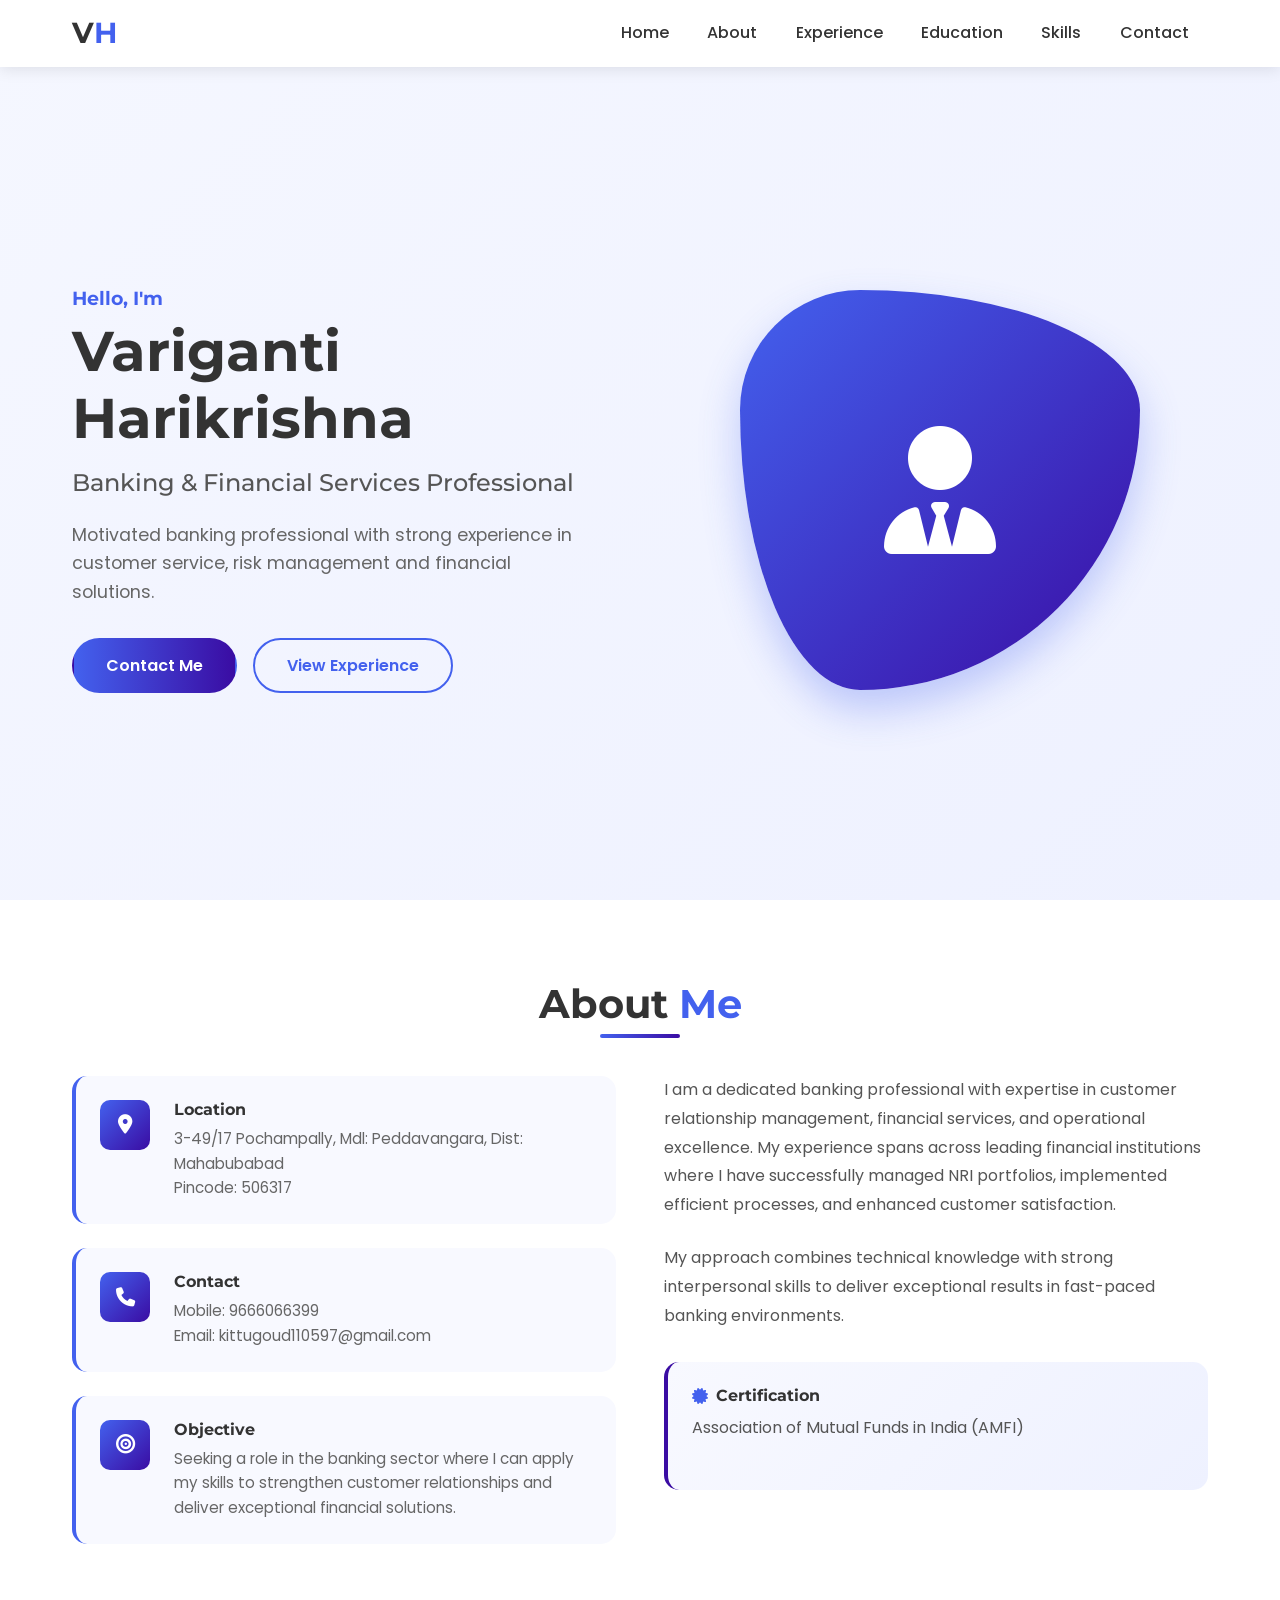
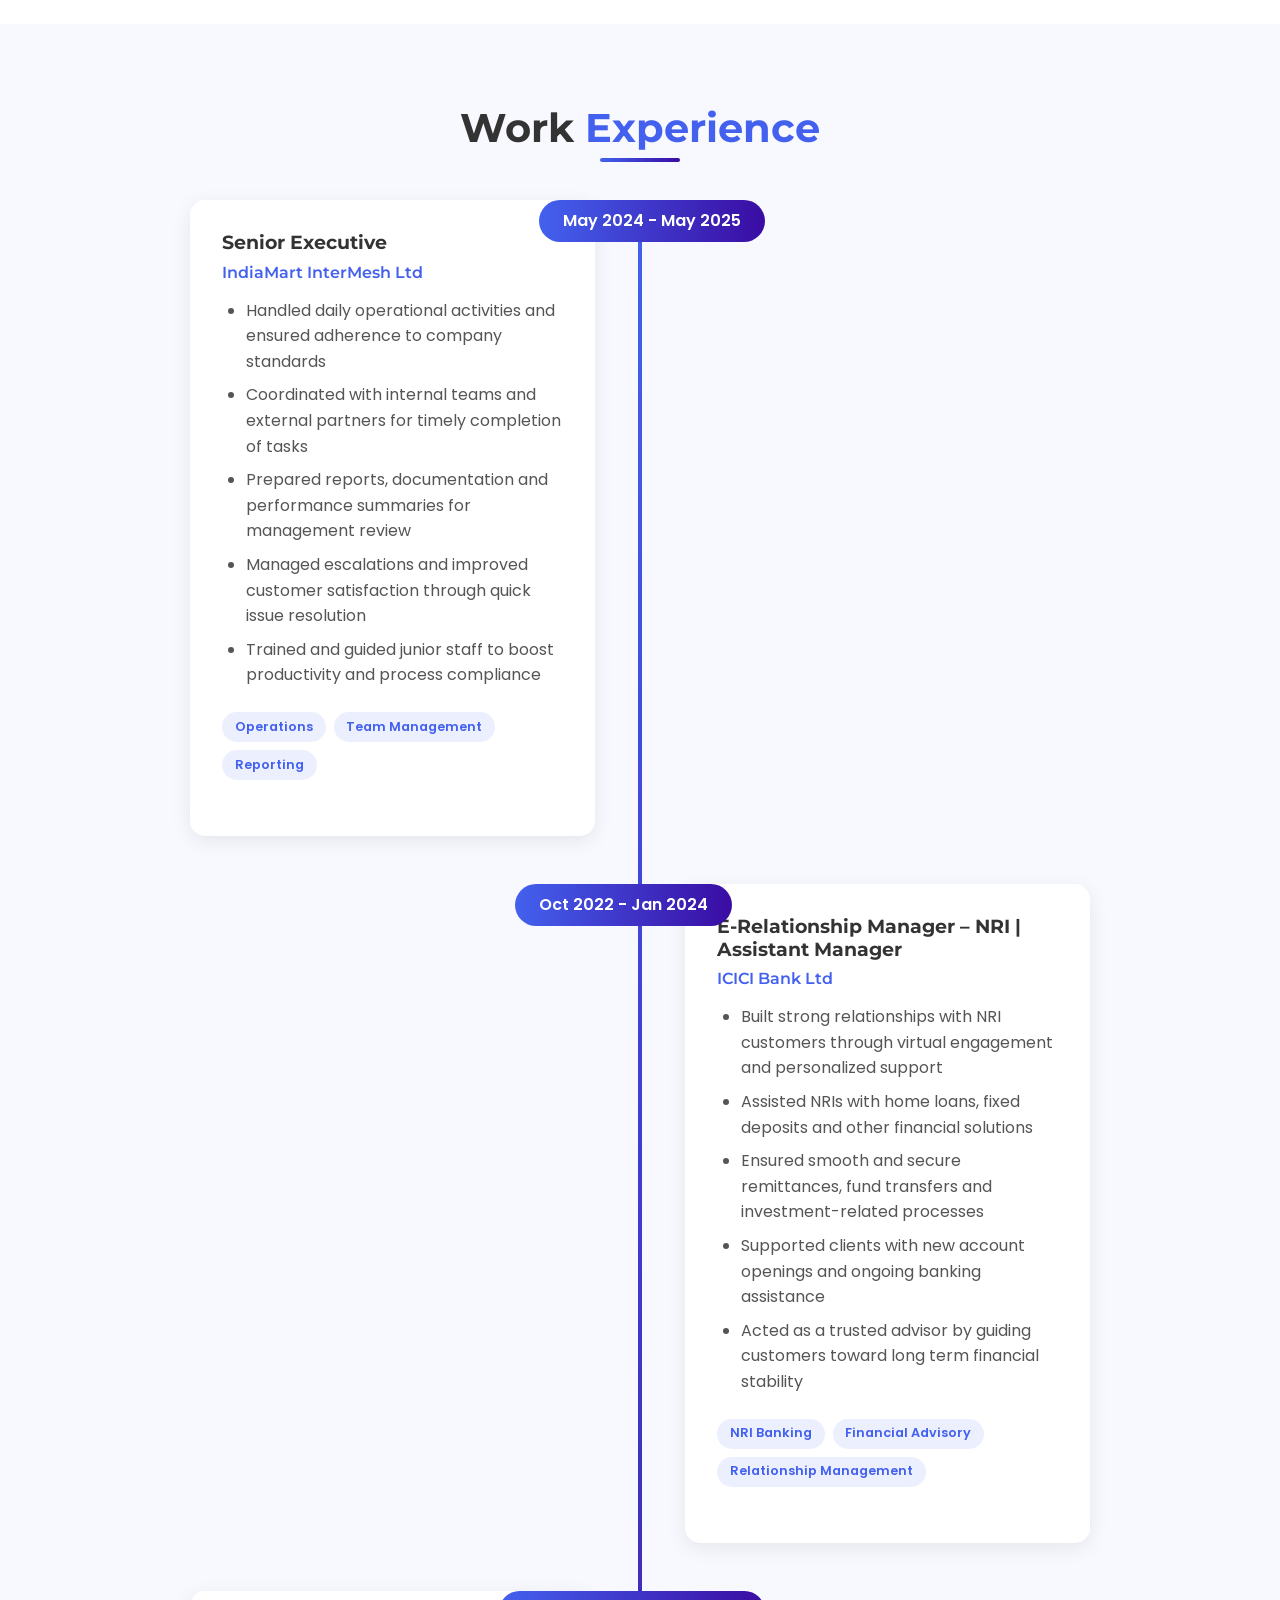
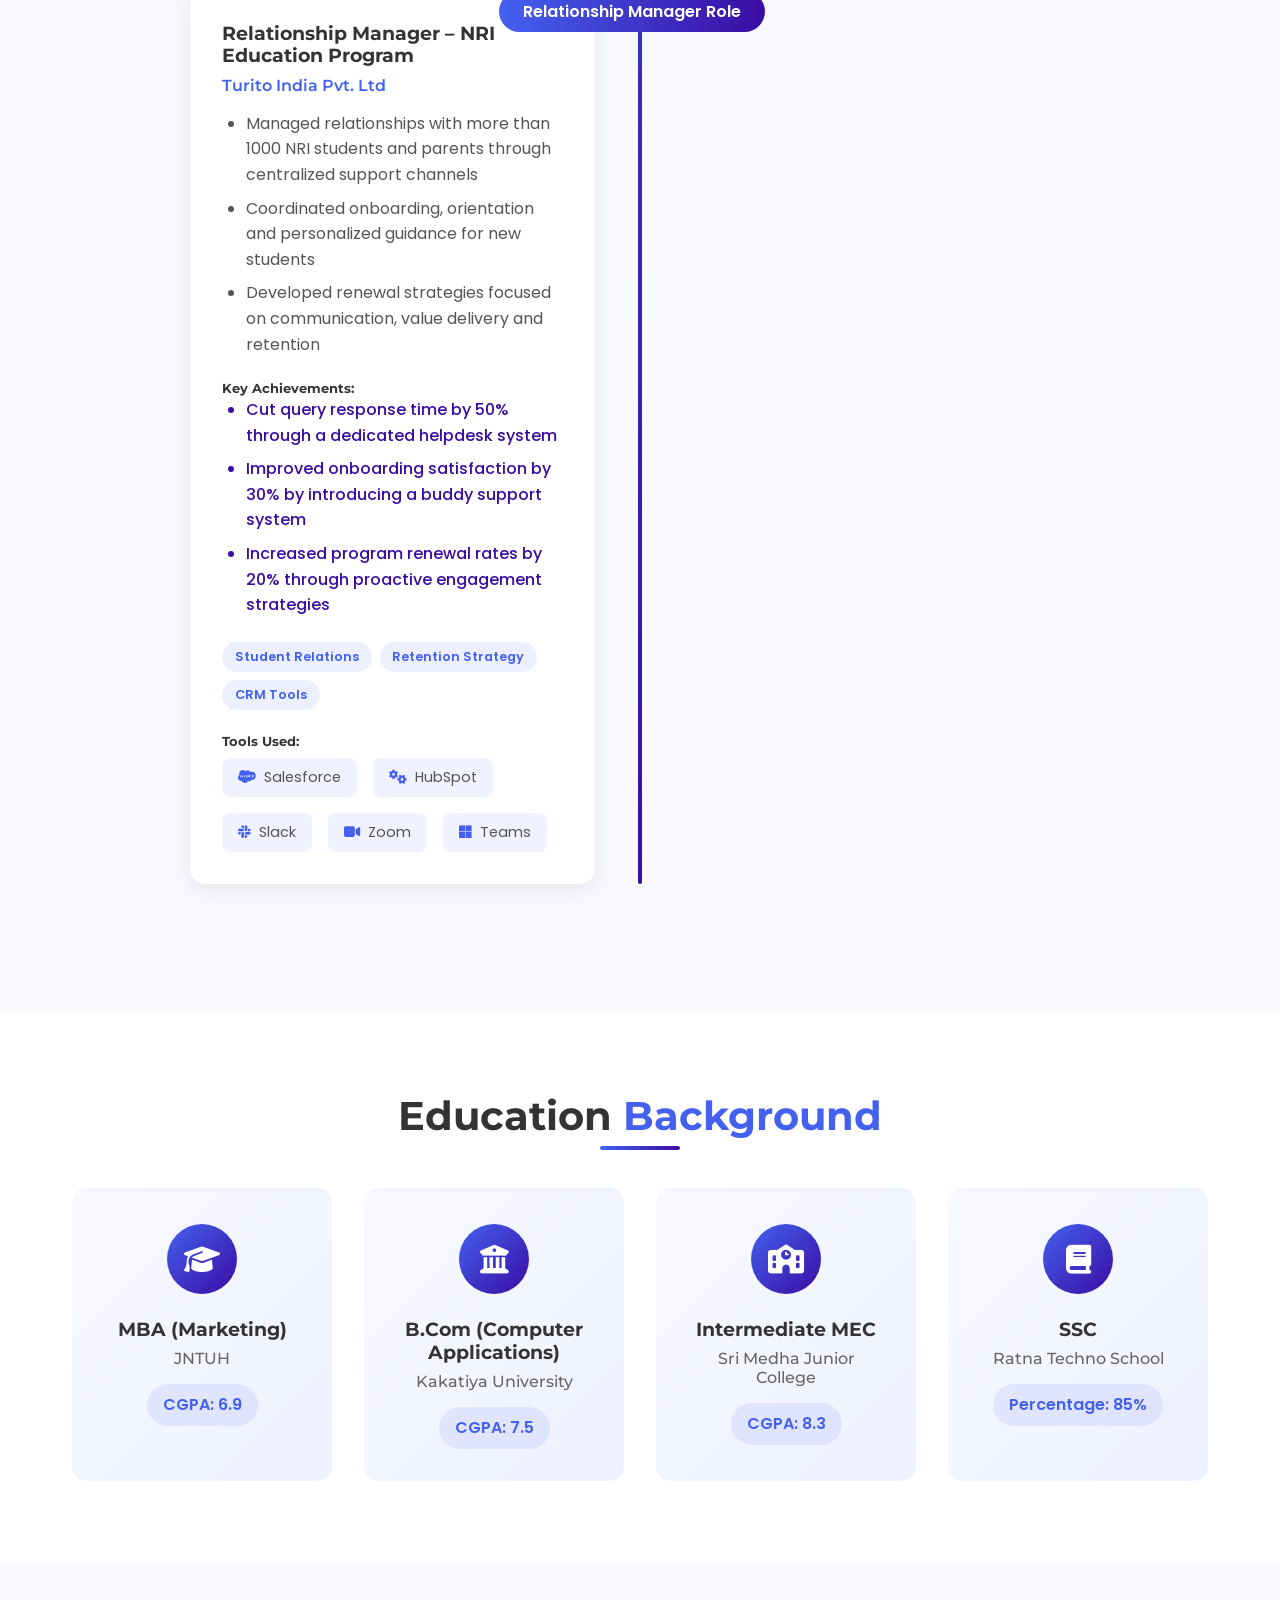
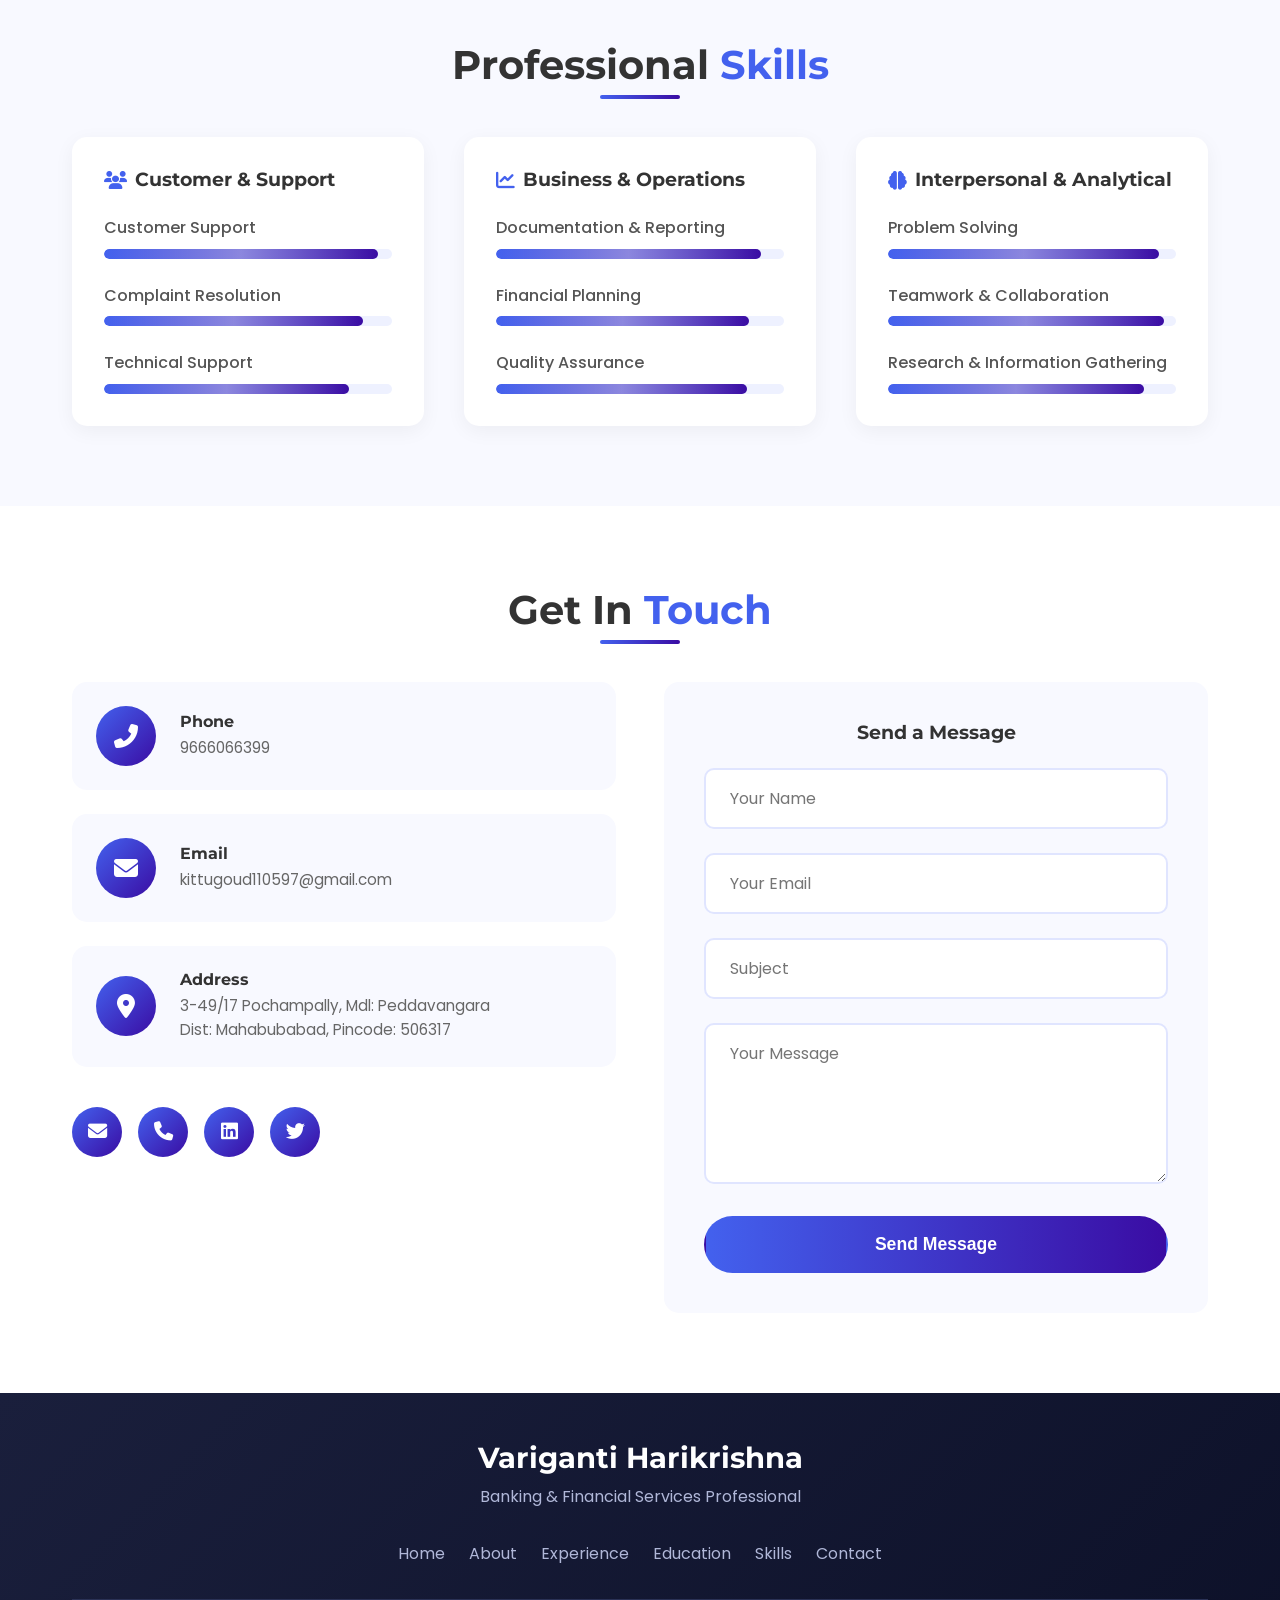
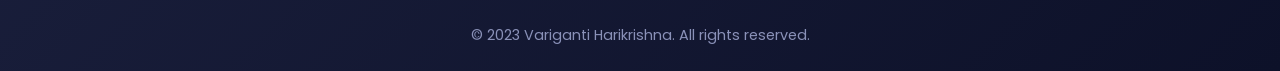
<file: index.html>
<!DOCTYPE html>
<html lang="en">
<head>
    <meta charset="UTF-8">
    <meta name="viewport" content="width=device-width, initial-scale=1.0">
    <title>Variganti Harikrishna | Banking Professional Portfolio</title>
    <link rel="stylesheet" href="style.css">
    <link rel="stylesheet" href="https://cdnjs.cloudflare.com/ajax/libs/font-awesome/6.4.0/css/all.min.css">
    <link href="https://fonts.googleapis.com/css2?family=Poppins:wght@300;400;500;600;700&family=Montserrat:wght@400;500;700&display=swap" rel="stylesheet">
    <link rel="stylesheet" href="https://cdnjs.cloudflare.com/ajax/libs/font-awesome/6.4.0/css/all.min.css">
</head>
<body>
    <!-- Navigation -->
    <nav class="navbar">
        <div class="nav-container">
            <div class="logo">
                <h2>V<span>H</span></h2>
            </div>
            <ul class="nav-menu">
                <li><a href="#home" class="nav-link">Home</a></li>
                <li><a href="#about" class="nav-link">About</a></li>
                <li><a href="#experience" class="nav-link">Experience</a></li>
                <li><a href="#education" class="nav-link">Education</a></li>
                <li><a href="#skills" class="nav-link">Skills</a></li>
                <li><a href="#contact" class="nav-link">Contact</a></li>
            </ul>
            <div class="hamburger">
                <span class="bar"></span>
                <span class="bar"></span>
                <span class="bar"></span>
            </div>
        </div>
    </nav>

    <!-- Hero Section -->
 <!-- Hero Section -->
<section id="home" class="hero">
    <div class="hero-container">
        <div class="hero-content">
            <h4 class="hero-subtitle">Hello, I'm</h4>
            <h1 class="hero-title">Variganti Harikrishna</h1>
            <h3 class="hero-role">Banking & Financial Services Professional</h3>
            <p class="hero-description">Motivated banking professional with strong experience in customer service, risk management and financial solutions.</p>
            <div class="hero-btns">
                <a href="#contact" class="btn btn-primary">Contact Me</a>
                <a href="#experience" class="btn btn-secondary">View Experience</a>
            </div>
        </div>
        <div class="hero-image">
            <div class="image-wrapper">
                <div class="floating-shapes">
                    <div class="shape shape-1"></div>
                    <div class="shape shape-2"></div>
                    <div class="shape shape-3"></div>
                </div>
                <div class="profile-img-placeholder">
                    <i class="fas fa-user-tie"></i>
                </div>
            </div>
        </div>
    </div>
</section>

    <!-- About Section -->
    <section id="about" class="about">
        <div class="section-container">
            <h2 class="section-title">About <span>Me</span></h2>
            <div class="about-content">
                <div class="about-info">
                    <div class="info-card">
                        <div class="info-icon">
                            <i class="fas fa-map-marker-alt"></i>
                        </div>
                        <div class="info-text">
                            <h4>Location</h4>
                            <p>3-49/17 Pochampally, Mdl: Peddavangara, Dist: Mahabubabad<br>Pincode: 506317</p>
                        </div>
                    </div>
                    <div class="info-card">
                        <div class="info-icon">
                            <i class="fas fa-phone"></i>
                        </div>
                        <div class="info-text">
                            <h4>Contact</h4>
                            <p>Mobile: 9666066399</p>
                            <p>Email: kittugoud110597@gmail.com</p>
                        </div>
                    </div>
                    <div class="info-card">
                        <div class="info-icon">
                            <i class="fas fa-bullseye"></i>
                        </div>
                        <div class="info-text">
                            <h4>Objective</h4>
                            <p>Seeking a role in the banking sector where I can apply my skills to strengthen customer relationships and deliver exceptional financial solutions.</p>
                        </div>
                    </div>
                </div>
                <div class="about-text">
                    <p>I am a dedicated banking professional with expertise in customer relationship management, financial services, and operational excellence. My experience spans across leading financial institutions where I have successfully managed NRI portfolios, implemented efficient processes, and enhanced customer satisfaction.</p>
                    <p>My approach combines technical knowledge with strong interpersonal skills to deliver exceptional results in fast-paced banking environments.</p>
                    <div class="certification">
                        <h4><i class="fas fa-certificate"></i> Certification</h4>
                        <p>Association of Mutual Funds in India (AMFI)</p>
                    </div>
                </div>
            </div>
        </div>
    </section>

    <!-- Experience Section -->
    <section id="experience" class="experience">
        <div class="section-container">
            <h2 class="section-title">Work <span>Experience</span></h2>
            <div class="timeline">
                <div class="timeline-item">
                    <div class="timeline-date">May 2024 - May 2025</div>
                    <div class="timeline-content">
                        <h3>Senior Executive</h3>
                        <h4>IndiaMart InterMesh Ltd</h4>
                        <ul>
                            <li>Handled daily operational activities and ensured adherence to company standards</li>
                            <li>Coordinated with internal teams and external partners for timely completion of tasks</li>
                            <li>Prepared reports, documentation and performance summaries for management review</li>
                            <li>Managed escalations and improved customer satisfaction through quick issue resolution</li>
                            <li>Trained and guided junior staff to boost productivity and process compliance</li>
                        </ul>
                        <div class="experience-tags">
                            <span class="tag">Operations</span>
                            <span class="tag">Team Management</span>
                            <span class="tag">Reporting</span>
                        </div>
                    </div>
                </div>
                
                <div class="timeline-item">
                    <div class="timeline-date">Oct 2022 - Jan 2024</div>
                    <div class="timeline-content">
                        <h3>E-Relationship Manager – NRI | Assistant Manager</h3>
                        <h4>ICICI Bank Ltd</h4>
                        <ul>
                            <li>Built strong relationships with NRI customers through virtual engagement and personalized support</li>
                            <li>Assisted NRIs with home loans, fixed deposits and other financial solutions</li>
                            <li>Ensured smooth and secure remittances, fund transfers and investment-related processes</li>
                            <li>Supported clients with new account openings and ongoing banking assistance</li>
                            <li>Acted as a trusted advisor by guiding customers toward long term financial stability</li>
                        </ul>
                        <div class="experience-tags">
                            <span class="tag">NRI Banking</span>
                            <span class="tag">Financial Advisory</span>
                            <span class="tag">Relationship Management</span>
                        </div>
                    </div>
                </div>
                
                <div class="timeline-item">
                    <div class="timeline-date">Relationship Manager Role</div>
                    <div class="timeline-content">
                        <h3>Relationship Manager – NRI Education Program</h3>
                        <h4>Turito India Pvt. Ltd</h4>
                        <ul>
                            <li>Managed relationships with more than 1000 NRI students and parents through centralized support channels</li>
                            <li>Coordinated onboarding, orientation and personalized guidance for new students</li>
                            <li>Developed renewal strategies focused on communication, value delivery and retention</li>
                        </ul>
                        <h5>Key Achievements:</h5>
                        <ul class="achievements">
                            <li>Cut query response time by 50% through a dedicated helpdesk system</li>
                            <li>Improved onboarding satisfaction by 30% by introducing a buddy support system</li>
                            <li>Increased program renewal rates by 20% through proactive engagement strategies</li>
                        </ul>
                        <div class="experience-tags">
                            <span class="tag">Student Relations</span>
                            <span class="tag">Retention Strategy</span>
                            <span class="tag">CRM Tools</span>
                        </div>
                        <div class="tools-used">
                            <h5>Tools Used:</h5>
                            <div class="tools">
                                <span><i class="fab fa-salesforce"></i> Salesforce</span>
                                <span><i class="fas fa-cogs"></i> HubSpot</span>
                                <span><i class="fab fa-slack"></i> Slack</span>
                                <span><i class="fas fa-video"></i> Zoom</span>
                                <span><i class="fab fa-microsoft"></i> Teams</span>
                            </div>
                        </div>
                    </div>
                </div>
            </div>
        </div>
    </section>

    <!-- Education Section -->
    <section id="education" class="education">
        <div class="section-container">
            <h2 class="section-title">Education <span>Background</span></h2>
            <div class="education-grid">
                <div class="education-card">
                    <div class="education-icon">
                        <i class="fas fa-graduation-cap"></i>
                    </div>
                    <h3>MBA (Marketing)</h3>
                    <h4>JNTUH</h4>
                    <div class="education-score">
                        <span>CGPA: 6.9</span>
                    </div>
                </div>
                
                <div class="education-card">
                    <div class="education-icon">
                        <i class="fas fa-university"></i>
                    </div>
                    <h3>B.Com (Computer Applications)</h3>
                    <h4>Kakatiya University</h4>
                    <div class="education-score">
                        <span>CGPA: 7.5</span>
                    </div>
                </div>
                
                <div class="education-card">
                    <div class="education-icon">
                        <i class="fas fa-school"></i>
                    </div>
                    <h3>Intermediate MEC</h3>
                    <h4>Sri Medha Junior College</h4>
                    <div class="education-score">
                        <span>CGPA: 8.3</span>
                    </div>
                </div>
                
                <div class="education-card">
                    <div class="education-icon">
                        <i class="fas fa-book"></i>
                    </div>
                    <h3>SSC</h3>
                    <h4>Ratna Techno School</h4>
                    <div class="education-score">
                        <span>Percentage: 85%</span>
                    </div>
                </div>
            </div>
        </div>
    </section>

    <!-- Skills Section -->
    <section id="skills" class="skills">
        <div class="section-container">
            <h2 class="section-title">Professional <span>Skills</span></h2>
            <div class="skills-container">
                <div class="skill-category">
                    <h3><i class="fas fa-users"></i> Customer & Support</h3>
                    <div class="skill-list">
                        <div class="skill-item">
                            <span class="skill-name">Customer Support</span>
                            <div class="skill-bar">
                                <div class="skill-level" style="width: 95%"></div>
                            </div>
                        </div>
                        <div class="skill-item">
                            <span class="skill-name">Complaint Resolution</span>
                            <div class="skill-bar">
                                <div class="skill-level" style="width: 90%"></div>
                            </div>
                        </div>
                        <div class="skill-item">
                            <span class="skill-name">Technical Support</span>
                            <div class="skill-bar">
                                <div class="skill-level" style="width: 85%"></div>
                            </div>
                        </div>
                    </div>
                </div>
                
                <div class="skill-category">
                    <h3><i class="fas fa-chart-line"></i> Business & Operations</h3>
                    <div class="skill-list">
                        <div class="skill-item">
                            <span class="skill-name">Documentation & Reporting</span>
                            <div class="skill-bar">
                                <div class="skill-level" style="width: 92%"></div>
                            </div>
                        </div>
                        <div class="skill-item">
                            <span class="skill-name">Financial Planning</span>
                            <div class="skill-bar">
                                <div class="skill-level" style="width: 88%"></div>
                            </div>
                        </div>
                        <div class="skill-item">
                            <span class="skill-name">Quality Assurance</span>
                            <div class="skill-bar">
                                <div class="skill-level" style="width: 87%"></div>
                            </div>
                        </div>
                    </div>
                </div>
                
                <div class="skill-category">
                    <h3><i class="fas fa-brain"></i> Interpersonal & Analytical</h3>
                    <div class="skill-list">
                        <div class="skill-item">
                            <span class="skill-name">Problem Solving</span>
                            <div class="skill-bar">
                                <div class="skill-level" style="width: 94%"></div>
                            </div>
                        </div>
                        <div class="skill-item">
                            <span class="skill-name">Teamwork & Collaboration</span>
                            <div class="skill-bar">
                                <div class="skill-level" style="width: 96%"></div>
                            </div>
                        </div>
                        <div class="skill-item">
                            <span class="skill-name">Research & Information Gathering</span>
                            <div class="skill-bar">
                                <div class="skill-level" style="width: 89%"></div>
                            </div>
                        </div>
                    </div>
                </div>
            </div>
        </div>
    </section>

    <!-- Contact Section -->
    <section id="contact" class="contact">
        <div class="section-container">
            <h2 class="section-title">Get In <span>Touch</span></h2>
            <div class="contact-container">
                <div class="contact-info">
                    <div class="contact-card">
                        <div class="contact-icon">
                            <i class="fas fa-phone-alt"></i>
                        </div>
                        <div class="contact-text">
                            <h4>Phone</h4>
                            <p>9666066399</p>
                        </div>
                    </div>
                    <div class="contact-card">
                        <div class="contact-icon">
                            <i class="fas fa-envelope"></i>
                        </div>
                        <div class="contact-text">
                            <h4>Email</h4>
                            <p>kittugoud110597@gmail.com</p>
                        </div>
                    </div>
                    <div class="contact-card">
                        <div class="contact-icon">
                            <i class="fas fa-map-marker-alt"></i>
                        </div>
                        <div class="contact-text">
                            <h4>Address</h4>
                            <p>3-49/17 Pochampally, Mdl: Peddavangara<br>Dist: Mahabubabad, Pincode: 506317</p>
                        </div>
                    </div>
                    <div class="social-links">
                        <a href="mailto:kittugoud110597@gmail.com" class="social-link">
                            <i class="fas fa-envelope"></i>
                        </a>
                        <a href="tel:9666066399" class="social-link">
                            <i class="fas fa-phone"></i>
                        </a>
                        <a href="#" class="social-link">
                            <i class="fab fa-linkedin"></i>
                        </a>
                        <a href="#" class="social-link">
                            <i class="fab fa-twitter"></i>
                        </a>
                    </div>
                </div>
                <div class="contact-form">
                    <h3>Send a Message</h3>
                    <form id="messageForm">
                        <div class="form-group">
                            <input type="text" id="name" placeholder="Your Name" required>
                        </div>
                        <div class="form-group">
                            <input type="email" id="email" placeholder="Your Email" required>
                        </div>
                        <div class="form-group">
                            <input type="text" id="subject" placeholder="Subject" required>
                        </div>
                        <div class="form-group">
                            <textarea id="message" rows="5" placeholder="Your Message" required></textarea>
                        </div>
                        <button type="submit" class="btn btn-primary">Send Message</button>
                    </form>
                </div>
            </div>
        </div>
    </section>

    <!-- Footer -->
    <footer class="footer">
        <div class="footer-container">
            <div class="footer-logo">
                <h3>Variganti Harikrishna</h3>
                <p>Banking & Financial Services Professional</p>
            </div>
            <div class="footer-links">
                <a href="#home">Home</a>
                <a href="#about">About</a>
                <a href="#experience">Experience</a>
                <a href="#education">Education</a>
                <a href="#skills">Skills</a>
                <a href="#contact">Contact</a>
            </div>
            <div class="footer-copyright">
                <p>&copy; 2023 Variganti Harikrishna. All rights reserved.</p>
            </div>
        </div>
    </footer>

    <!-- Back to Top Button -->
    <button id="backToTop" class="back-to-top">
        <i class="fas fa-arrow-up"></i>
    </button>

    <script src="script.js"></script>
</body>
</html>
</file>
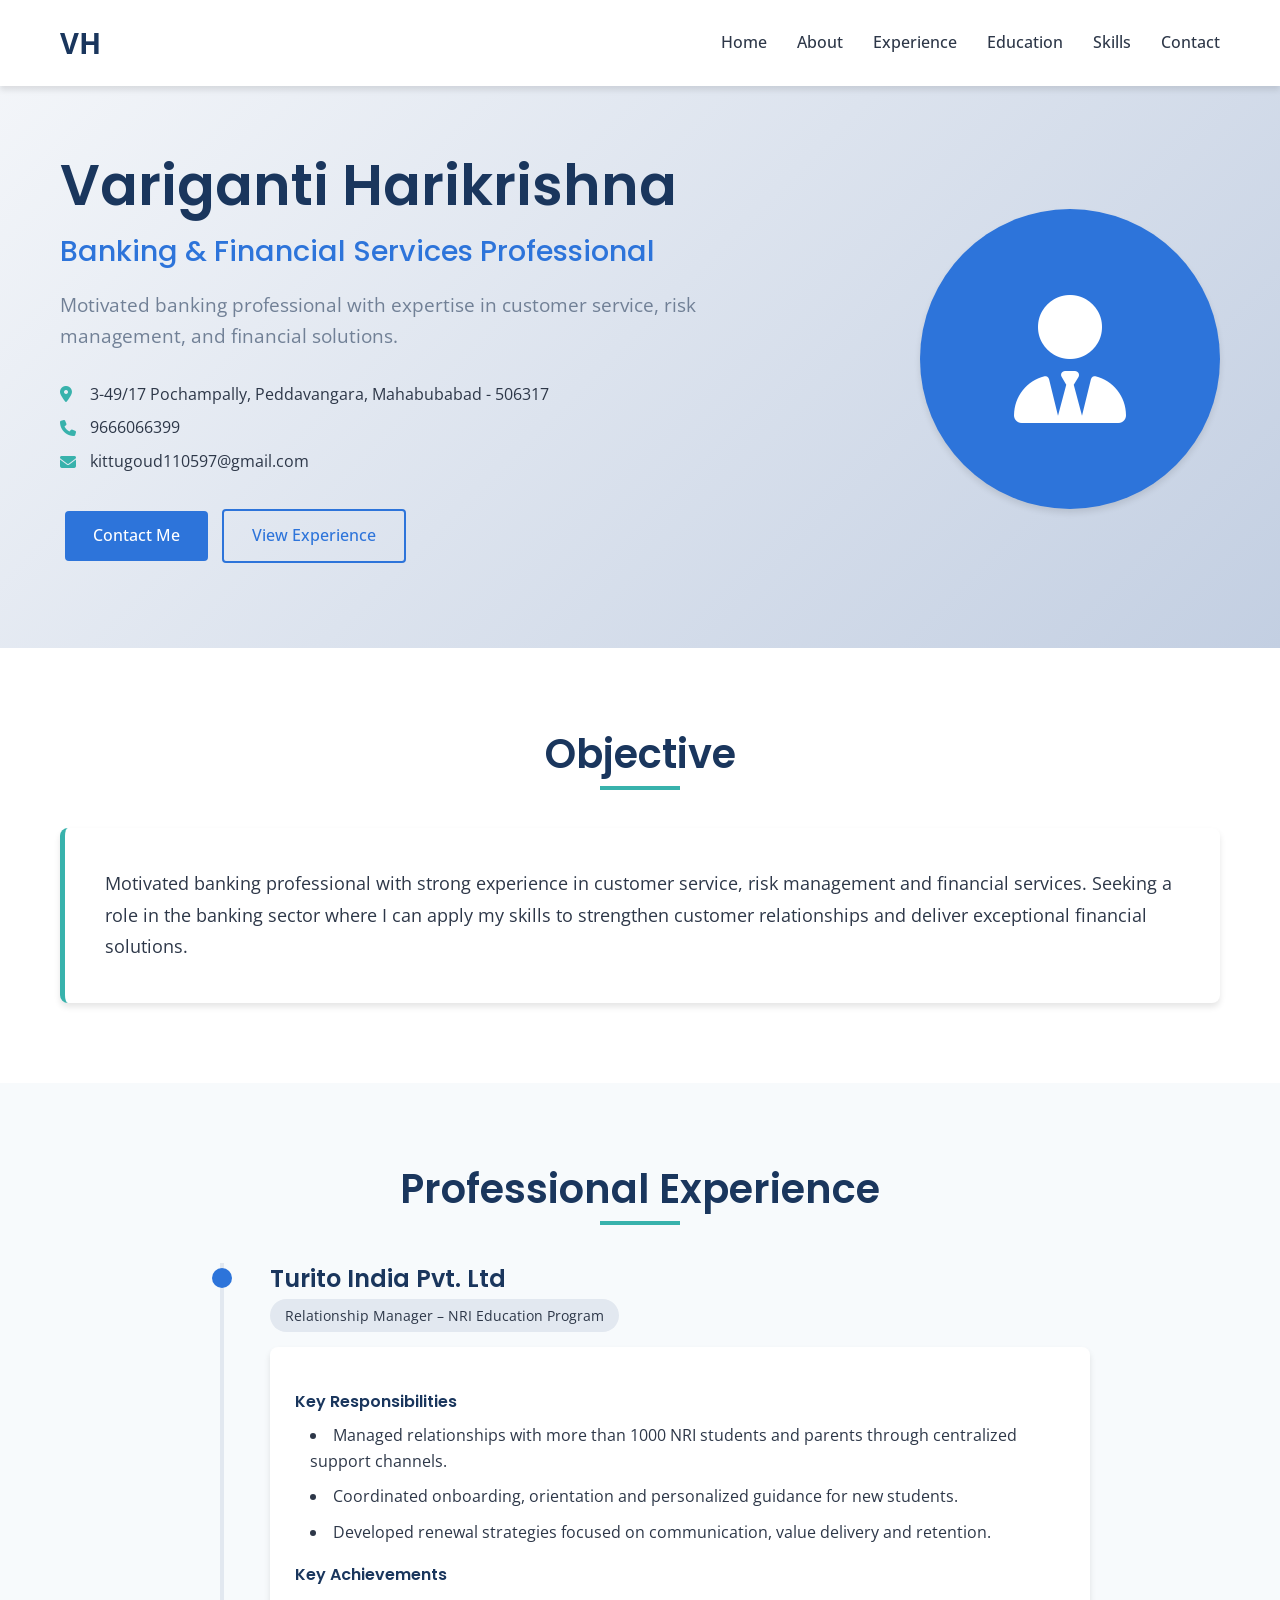
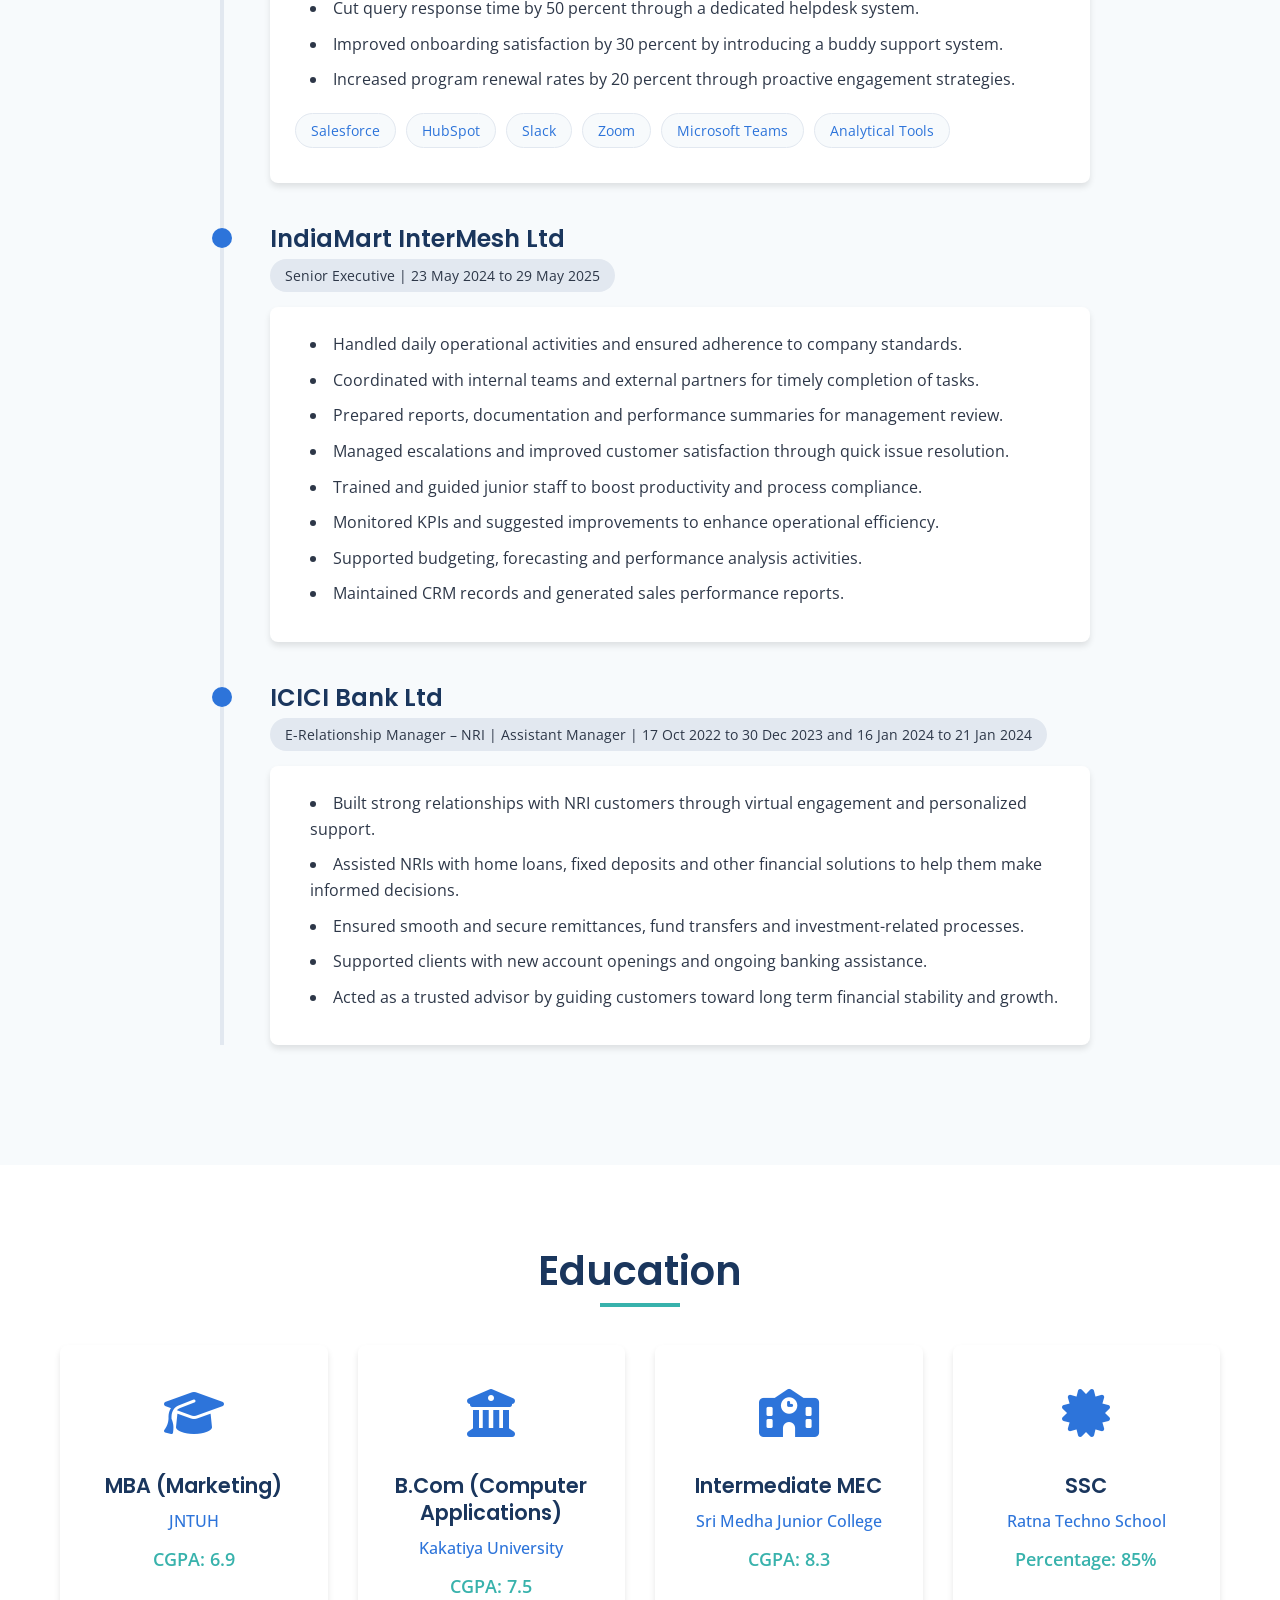
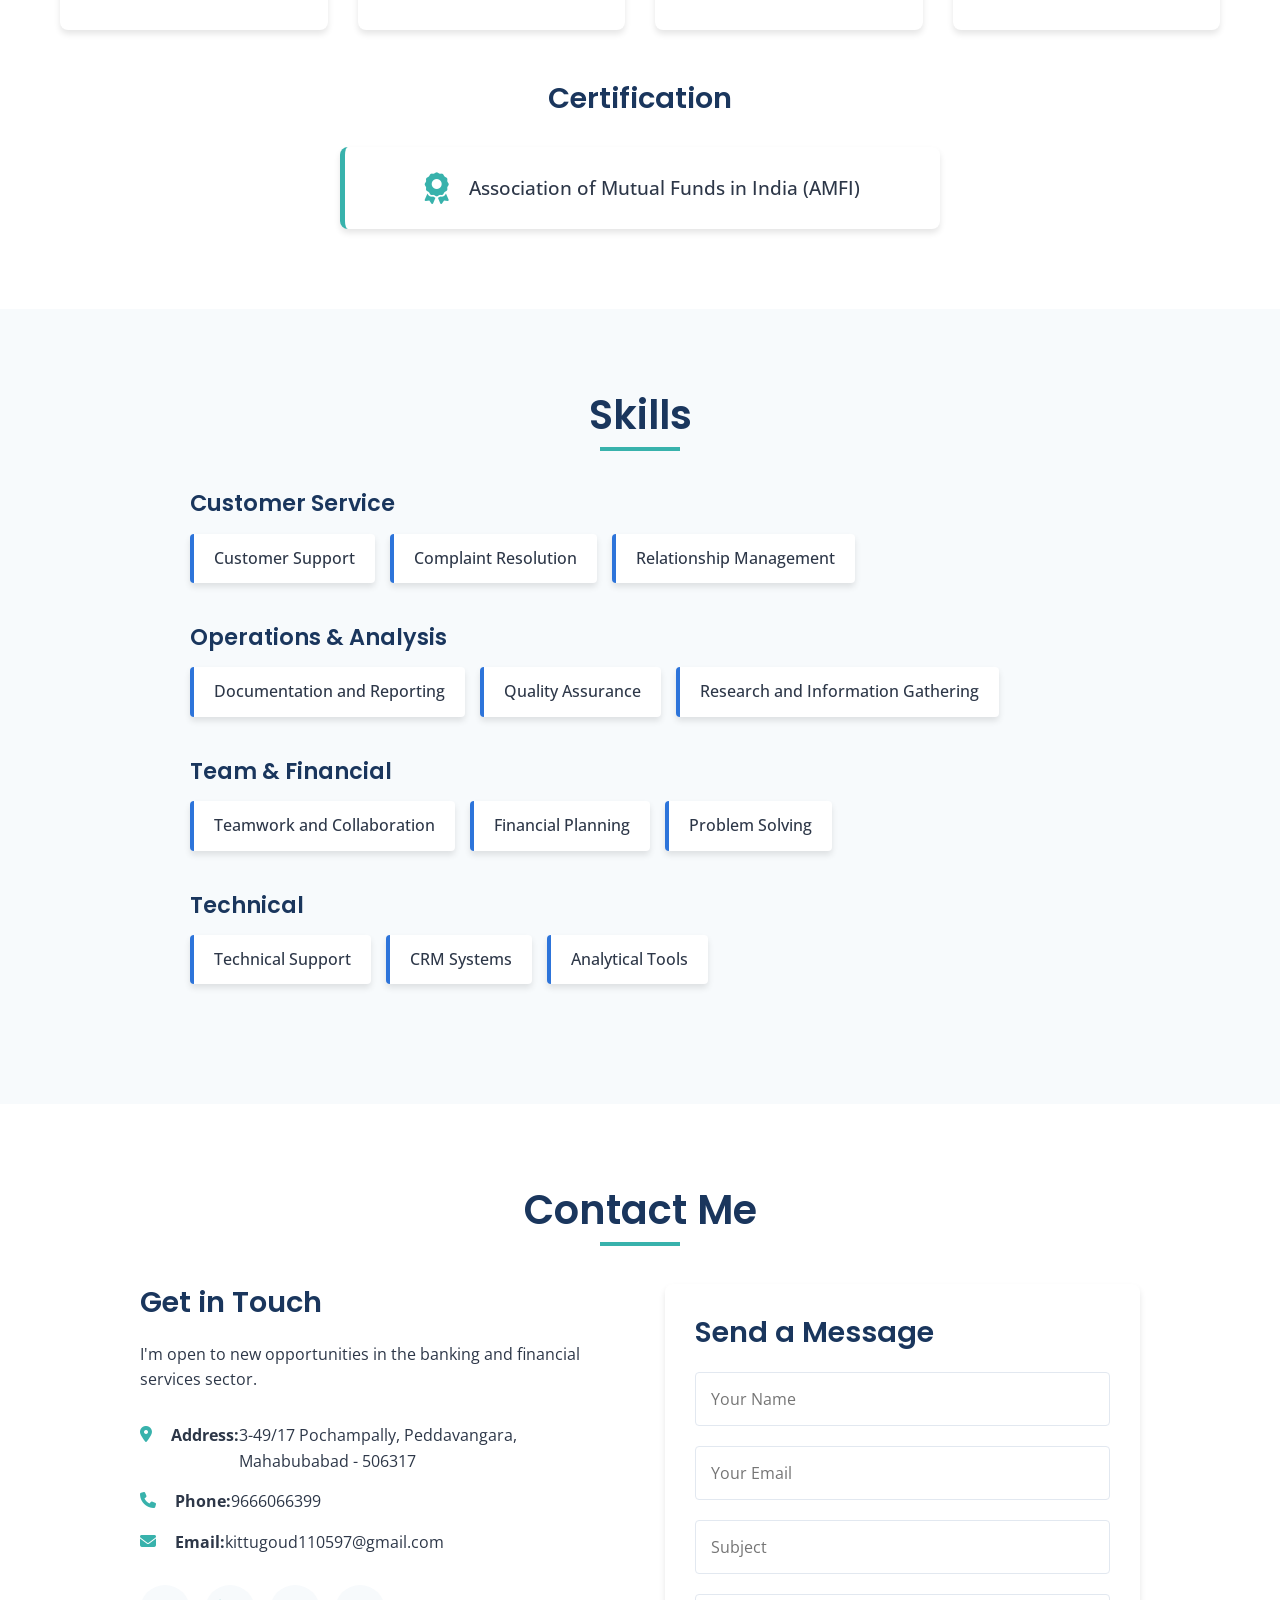
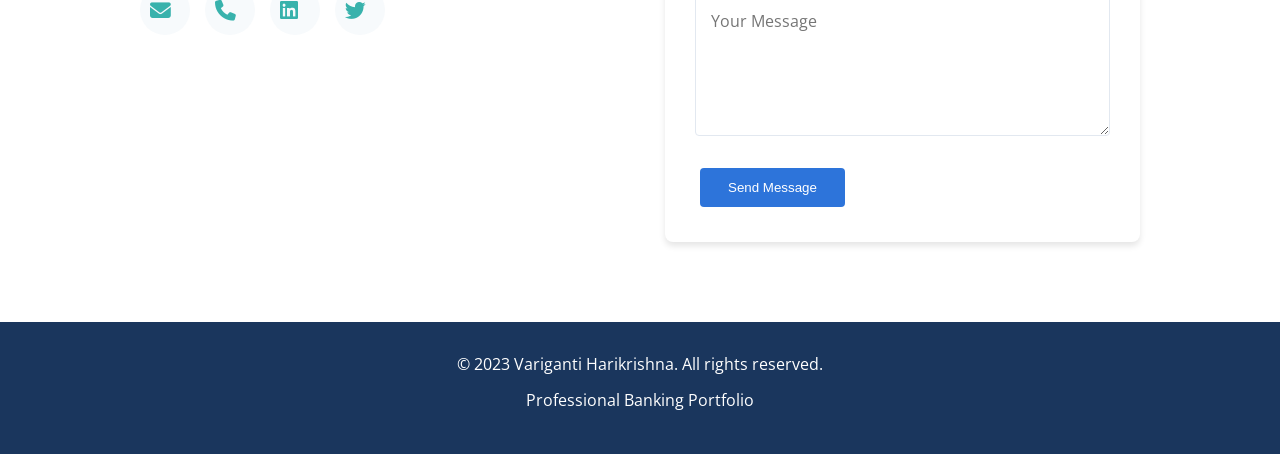
<file: bhai.html>
<!DOCTYPE html>
<html lang="en">
<head>
    <meta charset="UTF-8">
    <meta name="viewport" content="width=device-width, initial-scale=1.0">
    <title>Variganti Harikrishna | Banking Professional</title>
    <link rel="stylesheet" href="bhai.css">
    <link rel="stylesheet" href="https://cdnjs.cloudflare.com/ajax/libs/font-awesome/6.4.0/css/all.min.css">
    <link href="https://fonts.googleapis.com/css2?family=Poppins:wght@300;400;500;600;700&family=Open+Sans:wght@300;400;600&display=swap" rel="stylesheet">
    <link rel="icon" type="image/x-icon" href="data:image/svg+xml,<svg xmlns=%22http://www.w3.org/2000/svg%22 viewBox=%220 0 100 100%22><text y=%22.9em%22 font-size=%2290%22>💼</text></svg>">
</head>
<body>
    <!-- Navigation -->
    <nav class="navbar">
        <div class="nav-container">
            <a href="#home" class="logo">VH</a>
            <ul class="nav-menu">
                <li><a href="#home">Home</a></li>
                <li><a href="#about">About</a></li>
                <li><a href="#experience">Experience</a></li>
                <li><a href="#education">Education</a></li>
                <li><a href="#skills">Skills</a></li>
                <li><a href="#contact">Contact</a></li>
            </ul>
            <button class="menu-toggle">
                <i class="fas fa-bars"></i>
            </button>
        </div>
    </nav>

    <!-- Hero Section -->
    <section id="home" class="hero">
        <div class="hero-container">
            <div class="hero-text">
                <h1>Variganti Harikrishna</h1>
                <h2>Banking & Financial Services Professional</h2>
                <p class="tagline">Motivated banking professional with expertise in customer service, risk management, and financial solutions.</p>
                <div class="contact-info">
                    <p><i class="fas fa-map-marker-alt"></i> 3-49/17 Pochampally, Peddavangara, Mahabubabad - 506317</p>
                    <p><i class="fas fa-phone"></i> 9666066399</p>
                    <p><i class="fas fa-envelope"></i> kittugoud110597@gmail.com</p>
                </div>
                <a href="#contact" class="btn">Contact Me</a>
                <a href="#experience" class="btn secondary">View Experience</a>
            </div>
            <div class="hero-image">
                <div class="image-placeholder">
                    <i class="fas fa-user-tie"></i>
                </div>
            </div>
        </div>
    </section>

    <!-- About/Objective Section -->
    <section id="about" class="section">
        <div class="container">
            <h2 class="section-title">Objective</h2>
            <div class="objective">
                <p>Motivated banking professional with strong experience in customer service, risk management and financial services. Seeking a role in the banking sector where I can apply my skills to strengthen customer relationships and deliver exceptional financial solutions.</p>
            </div>
        </div>
    </section>

    <!-- Experience Section -->
    <section id="experience" class="section bg-light">
        <div class="container">
            <h2 class="section-title">Professional Experience</h2>
            
            <div class="timeline">
                <div class="timeline-item">
                    <div class="timeline-header">
                        <h3>Turito India Pvt. Ltd</h3>
                        <span class="date">Relationship Manager – NRI Education Program</span>
                    </div>
                    <div class="timeline-content">
                        <h4>Key Responsibilities</h4>
                        <ul>
                            <li>Managed relationships with more than 1000 NRI students and parents through centralized support channels.</li>
                            <li>Coordinated onboarding, orientation and personalized guidance for new students.</li>
                            <li>Developed renewal strategies focused on communication, value delivery and retention.</li>
                        </ul>
                        <h4>Key Achievements</h4>
                        <ul>
                            <li>Cut query response time by 50 percent through a dedicated helpdesk system.</li>
                            <li>Improved onboarding satisfaction by 30 percent by introducing a buddy support system.</li>
                            <li>Increased program renewal rates by 20 percent through proactive engagement strategies.</li>
                        </ul>
                        <div class="tools">
                            <span class="tool-tag">Salesforce</span>
                            <span class="tool-tag">HubSpot</span>
                            <span class="tool-tag">Slack</span>
                            <span class="tool-tag">Zoom</span>
                            <span class="tool-tag">Microsoft Teams</span>
                            <span class="tool-tag">Analytical Tools</span>
                        </div>
                    </div>
                </div>
                
                <div class="timeline-item">
                    <div class="timeline-header">
                        <h3>IndiaMart InterMesh Ltd</h3>
                        <span class="date">Senior Executive | 23 May 2024 to 29 May 2025</span>
                    </div>
                    <div class="timeline-content">
                        <ul>
                            <li>Handled daily operational activities and ensured adherence to company standards.</li>
                            <li>Coordinated with internal teams and external partners for timely completion of tasks.</li>
                            <li>Prepared reports, documentation and performance summaries for management review.</li>
                            <li>Managed escalations and improved customer satisfaction through quick issue resolution.</li>
                            <li>Trained and guided junior staff to boost productivity and process compliance.</li>
                            <li>Monitored KPIs and suggested improvements to enhance operational efficiency.</li>
                            <li>Supported budgeting, forecasting and performance analysis activities.</li>
                            <li>Maintained CRM records and generated sales performance reports.</li>
                        </ul>
                    </div>
                </div>
                
                <div class="timeline-item">
                    <div class="timeline-header">
                        <h3>ICICI Bank Ltd</h3>
                        <span class="date">E-Relationship Manager – NRI | Assistant Manager | 17 Oct 2022 to 30 Dec 2023 and 16 Jan 2024 to 21 Jan 2024</span>
                    </div>
                    <div class="timeline-content">
                        <ul>
                            <li>Built strong relationships with NRI customers through virtual engagement and personalized support.</li>
                            <li>Assisted NRIs with home loans, fixed deposits and other financial solutions to help them make informed decisions.</li>
                            <li>Ensured smooth and secure remittances, fund transfers and investment-related processes.</li>
                            <li>Supported clients with new account openings and ongoing banking assistance.</li>
                            <li>Acted as a trusted advisor by guiding customers toward long term financial stability and growth.</li>
                        </ul>
                    </div>
                </div>
            </div>
        </div>
    </section>

    <!-- Education Section -->
    <section id="education" class="section">
        <div class="container">
            <h2 class="section-title">Education</h2>
            <div class="education-grid">
                <div class="education-card">
                    <div class="edu-icon">
                        <i class="fas fa-graduation-cap"></i>
                    </div>
                    <h3>MBA (Marketing)</h3>
                    <p class="institution">JNTUH</p>
                    <p class="grade">CGPA: 6.9</p>
                </div>
                
                <div class="education-card">
                    <div class="edu-icon">
                        <i class="fas fa-university"></i>
                    </div>
                    <h3>B.Com (Computer Applications)</h3>
                    <p class="institution">Kakatiya University</p>
                    <p class="grade">CGPA: 7.5</p>
                </div>
                
                <div class="education-card">
                    <div class="edu-icon">
                        <i class="fas fa-school"></i>
                    </div>
                    <h3>Intermediate MEC</h3>
                    <p class="institution">Sri Medha Junior College</p>
                    <p class="grade">CGPA: 8.3</p>
                </div>
                
                <div class="education-card">
                    <div class="edu-icon">
                        <i class="fas fa-certificate"></i>
                    </div>
                    <h3>SSC</h3>
                    <p class="institution">Ratna Techno School</p>
                    <p class="grade">Percentage: 85%</p>
                </div>
            </div>
            
            <div class="certification">
                <h3 class="cert-title">Certification</h3>
                <div class="cert-card">
                    <i class="fas fa-award"></i>
                    <p>Association of Mutual Funds in India (AMFI)</p>
                </div>
            </div>
        </div>
    </section>

    <!-- Skills Section -->
    <section id="skills" class="section bg-light">
        <div class="container">
            <h2 class="section-title">Skills</h2>
            <div class="skills-container">
                <div class="skill-category">
                    <h3>Customer Service</h3>
                    <div class="skill-tags">
                        <span class="skill-tag">Customer Support</span>
                        <span class="skill-tag">Complaint Resolution</span>
                        <span class="skill-tag">Relationship Management</span>
                    </div>
                </div>
                
                <div class="skill-category">
                    <h3>Operations & Analysis</h3>
                    <div class="skill-tags">
                        <span class="skill-tag">Documentation and Reporting</span>
                        <span class="skill-tag">Quality Assurance</span>
                        <span class="skill-tag">Research and Information Gathering</span>
                    </div>
                </div>
                
                <div class="skill-category">
                    <h3>Team & Financial</h3>
                    <div class="skill-tags">
                        <span class="skill-tag">Teamwork and Collaboration</span>
                        <span class="skill-tag">Financial Planning</span>
                        <span class="skill-tag">Problem Solving</span>
                    </div>
                </div>
                
                <div class="skill-category">
                    <h3>Technical</h3>
                    <div class="skill-tags">
                        <span class="skill-tag">Technical Support</span>
                        <span class="skill-tag">CRM Systems</span>
                        <span class="skill-tag">Analytical Tools</span>
                    </div>
                </div>
            </div>
        </div>
    </section>

    <!-- Contact Section -->
    <section id="contact" class="section">
        <div class="container">
            <h2 class="section-title">Contact Me</h2>
            <div class="contact-container">
                <div class="contact-info">
                    <h3>Get in Touch</h3>
                    <p>I'm open to new opportunities in the banking and financial services sector.</p>
                    <div class="contact-details">
                        <p><i class="fas fa-map-marker-alt"></i> <strong>Address:</strong> 3-49/17 Pochampally, Peddavangara, Mahabubabad - 506317</p>
                        <p><i class="fas fa-phone"></i> <strong>Phone:</strong> 9666066399</p>
                        <p><i class="fas fa-envelope"></i> <strong>Email:</strong> kittugoud110597@gmail.com</p>
                    </div>
                    <div class="social-links">
                        <a href="mailto:kittugoud110597@gmail.com" class="social-icon">
                            <i class="fas fa-envelope"></i>
                        </a>
                        <a href="tel:9666066399" class="social-icon">
                            <i class="fas fa-phone"></i>
                        </a>
                        <a href="#" class="social-icon">
                            <i class="fab fa-linkedin"></i>
                        </a>
                        <a href="#" class="social-icon">
                            <i class="fab fa-twitter"></i>
                        </a>
                    </div>
                </div>
                <div class="contact-form">
                    <h3>Send a Message</h3>
                    <form id="messageForm">
                        <div class="form-group">
                            <input type="text" id="name" placeholder="Your Name" required>
                        </div>
                        <div class="form-group">
                            <input type="email" id="email" placeholder="Your Email" required>
                        </div>
                        <div class="form-group">
                            <input type="text" id="subject" placeholder="Subject" required>
                        </div>
                        <div class="form-group">
                            <textarea id="message" rows="5" placeholder="Your Message" required></textarea>
                        </div>
                        <button type="submit" class="btn">Send Message</button>
                    </form>
                </div>
            </div>
        </div>
    </section>

    <!-- Footer -->
    <footer class="footer">
        <div class="container">
            <p>&copy; 2023 Variganti Harikrishna. All rights reserved.</p>
            <p>Professional Banking Portfolio</p>
        </div>
    </footer>

    <script src="bhai.js"></script>
</body>
</html>
</file>
<file: style.css>
/* Reset & Base Styles */
* {
    margin: 0;
    padding: 0;
    box-sizing: border-box;
}

html {
    scroll-behavior: smooth;
}

body {
    font-family: 'Poppins', sans-serif;
    line-height: 1.6;
    color: #333;
    background-color: #f9f9f9;
    overflow-x: hidden;
}

/* Typography */
h1, h2, h3, h4, h5 {
    font-family: 'Montserrat', sans-serif;
    font-weight: 700;
    line-height: 1.2;
}

.section-title {
    font-size: 2.5rem;
    margin-bottom: 3rem;
    text-align: center;
    position: relative;
}

.section-title span {
    color: #4361ee;
    position: relative;
}

.section-title::after {
    content: '';
    position: absolute;
    width: 80px;
    height: 4px;
    background: linear-gradient(90deg, #4361ee, #3a0ca3);
    bottom: -10px;
    left: 50%;
    transform: translateX(-50%);
    border-radius: 2px;
}

/* Layout */
.section-container {
    max-width: 1200px;
    margin: 0 auto;
    padding: 5rem 2rem;
}

/* Navigation */
.navbar {
    background-color: rgba(255, 255, 255, 0.95);
    box-shadow: 0 2px 15px rgba(0, 0, 0, 0.1);
    position: fixed;
    width: 100%;
    top: 0;
    z-index: 1000;
    transition: all 0.3s ease;
}

.nav-container {
    max-width: 1200px;
    margin: 0 auto;
    padding: 1rem 2rem;
    display: flex;
    justify-content: space-between;
    align-items: center;
}

.logo h2 {
    font-size: 1.8rem;
    color: #333;
}

.logo span {
    color: #4361ee;
}

.nav-menu {
    display: flex;
    list-style: none;
}

.nav-link {
    color: #333;
    text-decoration: none;
    padding: 0.5rem 1.2rem;
    border-radius: 4px;
    transition: all 0.3s ease;
    font-weight: 500;
}

.nav-link:hover {
    color: #4361ee;
    background-color: rgba(67, 97, 238, 0.1);
}

.hamburger {
    display: none;
    flex-direction: column;
    cursor: pointer;
}

.bar {
    width: 25px;
    height: 3px;
    background-color: #333;
    margin: 3px 0;
    transition: 0.3s;
}

/* Hero Section */
.hero {
    background: linear-gradient(135deg, #f5f7ff 0%, #eef1ff 100%);
    min-height: 100vh;
    display: flex;
    align-items: center;
    padding-top: 80px;
}

.hero-container {
    max-width: 1200px;
    margin: 0 auto;
    padding: 0 2rem;
    display: grid;
    grid-template-columns: 1fr 1fr;
    gap: 4rem;
    align-items: center;
}

.hero-content {
    animation: fadeInLeft 1s ease;
}

.hero-subtitle {
    font-size: 1.2rem;
    color: #4361ee;
    margin-bottom: 0.5rem;
}

.hero-title {
    font-size: 3.5rem;
    margin-bottom: 1rem;
    color: #333;
}

.hero-title .highlight {
    color: #4361ee;
    position: relative;
}

.hero-title .highlight::after {
    content: '';
    position: absolute;
    width: 100%;
    height: 8px;
    background-color: rgba(67, 97, 238, 0.2);
    bottom: 5px;
    left: 0;
    z-index: -1;
}

.hero-role {
    font-size: 1.5rem;
    color: #555;
    margin-bottom: 1.5rem;
    font-weight: 500;
}

.hero-description {
    font-size: 1.1rem;
    color: #666;
    margin-bottom: 2rem;
    max-width: 500px;
}

.hero-btns {
    display: flex;
    gap: 1rem;
}

.btn {
    padding: 0.8rem 2rem;
    border-radius: 50px;
    text-decoration: none;
    font-weight: 600;
    display: inline-block;
    transition: all 0.3s ease;
    border: 2px solid transparent;
}

.btn-primary {
    background: linear-gradient(90deg, #4361ee, #3a0ca3);
    color: white;
}

.btn-primary:hover {
    transform: translateY(-3px);
    box-shadow: 0 10px 20px rgba(67, 97, 238, 0.3);
}

.btn-secondary {
    background: transparent;
    color: #4361ee;
    border-color: #4361ee;
}

.btn-secondary:hover {
    background-color: rgba(67, 97, 238, 0.1);
    transform: translateY(-3px);
}

.hero-image {
    animation: fadeInRight 1s ease;
}

.image-wrapper {
    position: relative;
    width: 400px;
    height: 400px;
    margin: 0 auto;
}

.profile-img-placeholder {
    width: 100%;
    height: 100%;
    background: linear-gradient(135deg, #4361ee, #3a0ca3);
    border-radius: 30% 70% 70% 30% / 30% 30% 70% 70%;
    display: flex;
    align-items: center;
    justify-content: center;
    color: white;
    font-size: 8rem;
    box-shadow: 0 20px 40px rgba(67, 97, 238, 0.3);
    animation: morphing 10s infinite ease-in-out;
}

.floating-shapes {
    position: absolute;
    width: 100%;
    height: 100%;
    top: 0;
    left: 0;
    z-index: -1;
}

.shape {
    position: absolute;
    border-radius: 50%;
    background: rgba(67, 97, 238, 0.1);
    animation: float 6s infinite ease-in-out;
}

.shape-1 {
    width: 80px;
    height: 80px;
    top: -20px;
    right: 50px;
    animation-delay: 0s;
}

.shape-2 {
    width: 120px;
    height: 120px;
    bottom: 30px;
    left: -30px;
    animation-delay: 2s;
}

.shape-3 {
    width: 60px;
    height: 60px;
    bottom: 100px;
    right: -20px;
    animation-delay: 4s;
}

/* About Section */
.about {
    background-color: #ffffff;
}

.about-content {
    display: grid;
    grid-template-columns: 1fr 1fr;
    gap: 3rem;
    align-items: start;
}

.about-info {
    display: flex;
    flex-direction: column;
    gap: 1.5rem;
}

.info-card {
    background: #f8f9ff;
    border-radius: 15px;
    padding: 1.5rem;
    display: flex;
    align-items: flex-start;
    gap: 1.5rem;
    transition: all 0.3s ease;
    border-left: 4px solid #4361ee;
}

.info-card:hover {
    transform: translateY(-5px);
    box-shadow: 0 10px 25px rgba(67, 97, 238, 0.15);
}

.info-icon {
    width: 50px;
    height: 50px;
    background: linear-gradient(135deg, #4361ee, #3a0ca3);
    border-radius: 10px;
    display: flex;
    align-items: center;
    justify-content: center;
    color: white;
    font-size: 1.2rem;
    flex-shrink: 0;
}

.info-text h4 {
    color: #333;
    margin-bottom: 0.5rem;
}

.info-text p {
    color: #666;
    font-size: 0.95rem;
}

.about-text p {
    margin-bottom: 1.5rem;
    color: #555;
    line-height: 1.8;
}

.certification {
    background: linear-gradient(135deg, #f8f9ff, #eef1ff);
    padding: 1.5rem;
    border-radius: 15px;
    margin-top: 2rem;
    border-left: 4px solid #3a0ca3;
}

.certification h4 {
    color: #333;
    margin-bottom: 0.5rem;
    display: flex;
    align-items: center;
    gap: 0.5rem;
}

.certification i {
    color: #4361ee;
}

/* Experience Section */
.experience {
    background-color: #f8f9ff;
}

.timeline {
    position: relative;
    max-width: 900px;
    margin: 0 auto;
}

.timeline::before {
    content: '';
    position: absolute;
    width: 4px;
    background: linear-gradient(180deg, #4361ee, #3a0ca3);
    top: 0;
    bottom: 0;
    left: 50%;
    transform: translateX(-50%);
    border-radius: 2px;
}

.timeline-item {
    margin-bottom: 3rem;
    position: relative;
    width: 45%;
}

.timeline-item:nth-child(odd) {
    left: 0;
}

.timeline-item:nth-child(even) {
    left: 55%;
}

.timeline-date {
    background: linear-gradient(90deg, #4361ee, #3a0ca3);
    color: white;
    padding: 0.5rem 1.5rem;
    border-radius: 50px;
    font-weight: 600;
    position: absolute;
    top: 0;
    z-index: 1;
}

.timeline-item:nth-child(odd) .timeline-date {
    right: -170px;
}

.timeline-item:nth-child(even) .timeline-date {
    left: -170px;
}

.timeline-content {
    background-color: white;
    border-radius: 15px;
    padding: 2rem;
    box-shadow: 0 5px 20px rgba(0, 0, 0, 0.08);
    position: relative;
    transition: all 0.3s ease;
}

.timeline-content:hover {
    transform: translateY(-5px);
    box-shadow: 0 15px 30px rgba(0, 0, 0, 0.12);
}

.timeline-content::before {
    content: '';
    position: absolute;
    width: 20px;
    height: 20px;
    background-color: #4361ee;
    border-radius: 50%;
    top: 20px;
}

.timeline-item:nth-child(odd) .timeline-content::before {
    right: -52px;
}

.timeline-item:nth-child(even) .timeline-content::before {
    left: -52px;
}

.timeline-content h3 {
    color: #333;
    margin-bottom: 0.5rem;
}

.timeline-content h4 {
    color: #4361ee;
    margin-bottom: 1rem;
    font-weight: 600;
}

.timeline-content ul {
    padding-left: 1.5rem;
    margin-bottom: 1.5rem;
}

.timeline-content li {
    margin-bottom: 0.5rem;
    color: #555;
}

.achievements li {
    color: #3a0ca3;
    font-weight: 500;
}

.experience-tags {
    display: flex;
    flex-wrap: wrap;
    gap: 0.5rem;
    margin-bottom: 1.5rem;
}

.tag {
    background-color: rgba(67, 97, 238, 0.1);
    color: #4361ee;
    padding: 0.3rem 0.8rem;
    border-radius: 50px;
    font-size: 0.8rem;
    font-weight: 600;
}

.tools-used h5 {
    color: #333;
    margin-bottom: 0.5rem;
}

.tools {
    display: flex;
    flex-wrap: wrap;
    gap: 1rem;
}

.tools span {
    background-color: #f0f2ff;
    color: #555;
    padding: 0.5rem 1rem;
    border-radius: 8px;
    display: flex;
    align-items: center;
    gap: 0.5rem;
    font-size: 0.9rem;
}

.tools i {
    color: #4361ee;
}

/* Education Section */
.education {
    background-color: #ffffff;
}

.education-grid {
    display: grid;
    grid-template-columns: repeat(auto-fit, minmax(250px, 1fr));
    gap: 2rem;
}

.education-card {
    background: linear-gradient(135deg, #f8f9ff, #eef1ff);
    border-radius: 15px;
    padding: 2rem;
    text-align: center;
    transition: all 0.3s ease;
    border-top: 4px solid transparent;
    position: relative;
    overflow: hidden;
}

.education-card:hover {
    transform: translateY(-10px);
    box-shadow: 0 15px 30px rgba(67, 97, 238, 0.15);
    border-top-color: #4361ee;
}

.education-card::before {
    content: '';
    position: absolute;
    top: 0;
    left: 0;
    width: 100%;
    height: 5px;
    background: linear-gradient(90deg, #4361ee, #3a0ca3);
    transform: scaleX(0);
    transition: transform 0.5s ease;
}

.education-card:hover::before {
    transform: scaleX(1);
}

.education-icon {
    width: 70px;
    height: 70px;
    background: linear-gradient(135deg, #4361ee, #3a0ca3);
    border-radius: 50%;
    display: flex;
    align-items: center;
    justify-content: center;
    color: white;
    font-size: 1.8rem;
    margin: 0 auto 1.5rem;
}

.education-card h3 {
    color: #333;
    margin-bottom: 0.5rem;
    font-size: 1.2rem;
}

.education-card h4 {
    color: #666;
    margin-bottom: 1rem;
    font-weight: 500;
    font-size: 1rem;
}

.education-score {
    background-color: rgba(67, 97, 238, 0.1);
    color: #4361ee;
    padding: 0.5rem 1rem;
    border-radius: 50px;
    display: inline-block;
    font-weight: 600;
}

/* Skills Section */
.skills {
    background-color: #f8f9ff;
}

.skills-container {
    display: grid;
    grid-template-columns: repeat(auto-fit, minmax(300px, 1fr));
    gap: 2.5rem;
}

.skill-category {
    background-color: white;
    border-radius: 15px;
    padding: 2rem;
    box-shadow: 0 5px 20px rgba(0, 0, 0, 0.05);
    transition: all 0.3s ease;
}

.skill-category:hover {
    transform: translateY(-5px);
    box-shadow: 0 15px 30px rgba(0, 0, 0, 0.1);
}

.skill-category h3 {
    color: #333;
    margin-bottom: 1.5rem;
    display: flex;
    align-items: center;
    gap: 0.5rem;
}

.skill-category i {
    color: #4361ee;
}

.skill-list {
    display: flex;
    flex-direction: column;
    gap: 1.5rem;
}

.skill-item {
    display: flex;
    flex-direction: column;
    gap: 0.5rem;
}

.skill-name {
    color: #555;
    font-weight: 500;
    display: flex;
    justify-content: space-between;
}

.skill-bar {
    height: 10px;
    background-color: #eef1ff;
    border-radius: 5px;
    overflow: hidden;
}

.skill-level {
    height: 100%;
    background: linear-gradient(90deg, #4361ee, #3a0ca3);
    border-radius: 5px;
    position: relative;
    animation: fillBar 1.5s ease-out;
}

.skill-level::after {
    content: '';
    position: absolute;
    top: 0;
    left: 0;
    width: 100%;
    height: 100%;
    background: linear-gradient(90deg, transparent, rgba(255, 255, 255, 0.4), transparent);
    animation: shimmer 2s infinite;
}

/* Contact Section */
.contact {
    background-color: #ffffff;
}

.contact-container {
    display: grid;
    grid-template-columns: 1fr 1fr;
    gap: 3rem;
    align-items: start;
}

.contact-info {
    display: flex;
    flex-direction: column;
    gap: 1.5rem;
}

.contact-card {
    background: #f8f9ff;
    border-radius: 15px;
    padding: 1.5rem;
    display: flex;
    align-items: center;
    gap: 1.5rem;
    transition: all 0.3s ease;
}

.contact-card:hover {
    transform: translateY(-5px);
    box-shadow: 0 10px 25px rgba(67, 97, 238, 0.15);
}

.contact-icon {
    width: 60px;
    height: 60px;
    background: linear-gradient(135deg, #4361ee, #3a0ca3);
    border-radius: 50%;
    display: flex;
    align-items: center;
    justify-content: center;
    color: white;
    font-size: 1.5rem;
    flex-shrink: 0;
}

.contact-text h4 {
    color: #333;
    margin-bottom: 0.3rem;
}

.contact-text p {
    color: #666;
    font-size: 0.95rem;
}

.social-links {
    display: flex;
    gap: 1rem;
    margin-top: 1rem;
}

.social-link {
    width: 50px;
    height: 50px;
    background: linear-gradient(135deg, #4361ee, #3a0ca3);
    border-radius: 50%;
    display: flex;
    align-items: center;
    justify-content: center;
    color: white;
    font-size: 1.2rem;
    transition: all 0.3s ease;
    text-decoration: none;
}

.social-link:hover {
    transform: translateY(-5px);
    box-shadow: 0 10px 20px rgba(67, 97, 238, 0.3);
}

.contact-form {
    background: #f8f9ff;
    border-radius: 15px;
    padding: 2.5rem;
}

.contact-form h3 {
    color: #333;
    margin-bottom: 1.5rem;
    text-align: center;
}

.form-group {
    margin-bottom: 1.5rem;
}

.form-group input,
.form-group textarea {
    width: 100%;
    padding: 1rem 1.5rem;
    border: 2px solid #e0e5ff;
    border-radius: 10px;
    font-family: 'Poppins', sans-serif;
    font-size: 1rem;
    transition: all 0.3s ease;
    background-color: white;
}

.form-group input:focus,
.form-group textarea:focus {
    outline: none;
    border-color: #4361ee;
    box-shadow: 0 0 0 3px rgba(67, 97, 238, 0.2);
}

.form-group textarea {
    resize: vertical;
}

.contact-form .btn {
    width: 100%;
    font-size: 1.1rem;
    padding: 1rem;
}

/* Footer */
.footer {
    background: linear-gradient(135deg, #1a1f3c, #0d1129);
    color: white;
    padding: 3rem 0 1.5rem;
}

.footer-container {
    max-width: 1200px;
    margin: 0 auto;
    padding: 0 2rem;
    display: flex;
    flex-direction: column;
    align-items: center;
    gap: 2rem;
}

.footer-logo h3 {
    font-size: 1.8rem;
    margin-bottom: 0.5rem;
    color: white;
}

.footer-logo p {
    color: #b0b7d8;
    text-align: center;
}

.footer-links {
    display: flex;
    flex-wrap: wrap;
    justify-content: center;
    gap: 1.5rem;
}

.footer-links a {
    color: #b0b7d8;
    text-decoration: none;
    transition: all 0.3s ease;
}

.footer-links a:hover {
    color: #4361ee;
}

.footer-copyright {
    color: #8a91b8;
    font-size: 0.9rem;
    text-align: center;
    border-top: 1px solid #2a3155;
    padding-top: 1.5rem;
    width: 100%;
}

/* Back to Top Button */
.back-to-top {
    position: fixed;
    bottom: 30px;
    right: 30px;
    width: 50px;
    height: 50px;
    background: linear-gradient(135deg, #4361ee, #3a0ca3);
    color: white;
    border: none;
    border-radius: 50%;
    display: flex;
    align-items: center;
    justify-content: center;
    font-size: 1.2rem;
    cursor: pointer;
    z-index: 999;
    opacity: 0;
    visibility: hidden;
    transition: all 0.3s ease;
    box-shadow: 0 5px 15px rgba(67, 97, 238, 0.4);
}

.back-to-top.visible {
    opacity: 1;
    visibility: visible;
}

.back-to-top:hover {
    transform: translateY(-5px);
    box-shadow: 0 10px 20px rgba(67, 97, 238, 0.5);
}

/* Animations */
@keyframes fadeInLeft {
    from {
        opacity: 0;
        transform: translateX(-50px);
    }
    to {
        opacity: 1;
        transform: translateX(0);
    }
}

@keyframes fadeInRight {
    from {
        opacity: 0;
        transform: translateX(50px);
    }
    to {
        opacity: 1;
        transform: translateX(0);
    }
}

@keyframes morphing {
    0% {
        border-radius: 30% 70% 70% 30% / 30% 30% 70% 70%;
    }
    25% {
        border-radius: 58% 42% 75% 25% / 76% 46% 54% 24%;
    }
    50% {
        border-radius: 50% 50% 33% 67% / 55% 27% 73% 45%;
    }
    75% {
        border-radius: 33% 67% 58% 42% / 63% 68% 32% 37%;
    }
    100% {
        border-radius: 30% 70% 70% 30% / 30% 30% 70% 70%;
    }
}

@keyframes float {
    0%, 100% {
        transform: translateY(0);
    }
    50% {
        transform: translateY(-20px);
    }
}

@keyframes fillBar {
    from {
        width: 0;
    }
    to {
        width: 100%;
    }
}

@keyframes shimmer {
    0% {
        transform: translateX(-100%);
    }
    100% {
        transform: translateX(100%);
    }
}

/* Responsive Styles */
@media (max-width: 992px) {
    .hero-container {
        grid-template-columns: 1fr;
        text-align: center;
    }
    
    .hero-description {
        margin: 0 auto 2rem;
    }
    
    .hero-btns {
        justify-content: center;
    }
    
    .about-content {
        grid-template-columns: 1fr;
    }
    
    .contact-container {
        grid-template-columns: 1fr;
    }
    
    .timeline::before {
        left: 30px;
    }
    
    .timeline-item {
        width: 100%;
        left: 0 !important;
        padding-left: 70px;
    }
    
    .timeline-date {
        position: relative;
        left: 0 !important;
        right: auto !important;
        margin-bottom: 1rem;
        display: inline-block;
    }
    
    .timeline-content::before {
        left: 18px !important;
        right: auto !important;
    }
}

@media (max-width: 768px) {
    .section-title {
        font-size: 2rem;
    }
    
    .hero-title {
        font-size: 2.8rem;
    }
    
    .hero-role {
        font-size: 1.3rem;
    }
    
    .nav-menu {
        position: fixed;
        top: 70px;
        right: -100%;
        flex-direction: column;
        background-color: white;
        width: 100%;
        text-align: center;
        transition: 0.3s;
        box-shadow: 0 10px 27px rgba(0, 0, 0, 0.05);
        padding: 2rem 0;
        z-index: 999;
    }
    
    .nav-menu.active {
        right: 0;
    }
    
    .nav-link {
        padding: 1rem 2rem;
        display: block;
    }
    
    .hamburger {
        display: flex;
    }
    
    .hamburger.active .bar:nth-child(2) {
        opacity: 0;
    }
    
    .hamburger.active .bar:nth-child(1) {
        transform: translateY(8px) rotate(45deg);
    }
    
    .hamburger.active .bar:nth-child(3) {
        transform: translateY(-8px) rotate(-45deg);
    }
    
    .image-wrapper {
        width: 300px;
        height: 300px;
    }
    
    .profile-img-placeholder {
        font-size: 6rem;
    }
    
    .skills-container {
        grid-template-columns: 1fr;
    }
}

@media (max-width: 576px) {
    .section-container {
        padding: 4rem 1rem;
    }
    
    .hero-container {
        padding: 0 1rem;
    }
    
    .hero-title {
        font-size: 2.2rem;
    }
    
    .hero-btns {
        flex-direction: column;
        align-items: center;
    }
    
    .btn {
        width: 100%;
        text-align: center;
    }
    
    .education-grid {
        grid-template-columns: 1fr;
    }
    
    .tools {
        flex-direction: column;
        gap: 0.5rem;
    }
}
</file>
<file: bhai.css>
/* Reset & Base Styles */
* {
    margin: 0;
    padding: 0;
    box-sizing: border-box;
}

:root {
    --primary: #1a365d;
    --secondary: #2d74da;
    --accent: #38b2ac;
    --light: #f7fafc;
    --dark: #2d3748;
    --gray: #718096;
    --light-gray: #e2e8f0;
    --shadow: 0 4px 6px rgba(0, 0, 0, 0.1);
    --transition: all 0.3s ease;
}

html {
    scroll-behavior: smooth;
}

body {
    font-family: 'Open Sans', sans-serif;
    line-height: 1.6;
    color: var(--dark);
    background-color: #fff;
}

h1, h2, h3, h4 {
    font-family: 'Poppins', sans-serif;
    font-weight: 600;
    line-height: 1.3;
}

.container {
    width: 100%;
    max-width: 1200px;
    margin: 0 auto;
    padding: 0 20px;
}

.section {
    padding: 80px 0;
}

.section-title {
    font-size: 2.5rem;
    margin-bottom: 3rem;
    text-align: center;
    color: var(--primary);
    position: relative;
}

.section-title::after {
    content: '';
    position: absolute;
    width: 80px;
    height: 4px;
    background-color: var(--accent);
    bottom: -10px;
    left: 50%;
    transform: translateX(-50%);
}

.bg-light {
    background-color: var(--light);
}

.btn {
    display: inline-block;
    background-color: var(--secondary);
    color: white;
    padding: 12px 28px;
    border-radius: 4px;
    text-decoration: none;
    font-weight: 500;
    border: none;
    cursor: pointer;
    transition: var(--transition);
    margin: 5px;
}

.btn:hover {
    background-color: var(--primary);
    transform: translateY(-3px);
    box-shadow: var(--shadow);
}

.btn.secondary {
    background-color: transparent;
    color: var(--secondary);
    border: 2px solid var(--secondary);
}

.btn.secondary:hover {
    background-color: var(--secondary);
    color: white;
}

/* Navigation */
.navbar {
    background-color: white;
    box-shadow: var(--shadow);
    position: fixed;
    width: 100%;
    top: 0;
    z-index: 1000;
}

.nav-container {
    display: flex;
    justify-content: space-between;
    align-items: center;
    padding: 20px;
    max-width: 1200px;
    margin: 0 auto;
}

.logo {
    font-size: 1.8rem;
    font-weight: 700;
    color: var(--primary);
    text-decoration: none;
}

.nav-menu {
    display: flex;
    list-style: none;
}

.nav-menu li {
    margin-left: 30px;
}

.nav-menu a {
    text-decoration: none;
    color: var(--dark);
    font-weight: 500;
    transition: var(--transition);
}

.nav-menu a:hover {
    color: var(--secondary);
}

.menu-toggle {
    display: none;
    background: none;
    border: none;
    font-size: 1.5rem;
    color: var(--primary);
    cursor: pointer;
}

/* Hero Section */
.hero {
    padding: 150px 0 80px;
    background: linear-gradient(135deg, #f5f7fa 0%, #c3cfe2 100%);
}

.hero-container {
    display: flex;
    align-items: center;
    justify-content: space-between;
    max-width: 1200px;
    margin: 0 auto;
    padding: 0 20px;
}

.hero-text {
    flex: 1;
    max-width: 700px;
}

.hero-text h1 {
    font-size: 3.5rem;
    color: var(--primary);
    margin-bottom: 10px;
}

.hero-text h2 {
    font-size: 1.8rem;
    color: var(--secondary);
    margin-bottom: 20px;
    font-weight: 500;
}

.hero-text .tagline {
    font-size: 1.2rem;
    margin-bottom: 30px;
    color: var(--gray);
}

.contact-info {
    margin-bottom: 30px;
}

.contact-info p {
    margin-bottom: 8px;
    display: flex;
    align-items: center;
}

.contact-info i {
    margin-right: 10px;
    color: var(--accent);
    width: 20px;
}

.hero-image {
    flex: 0 0 300px;
    margin-left: 50px;
}

.image-placeholder {
    width: 300px;
    height: 300px;
    border-radius: 50%;
    background-color: var(--secondary);
    display: flex;
    align-items: center;
    justify-content: center;
    color: white;
    font-size: 8rem;
    box-shadow: var(--shadow);
}

/* Objective Section */
.objective {
    background-color: white;
    padding: 40px;
    border-radius: 8px;
    box-shadow: var(--shadow);
    font-size: 1.1rem;
    line-height: 1.8;
    border-left: 5px solid var(--accent);
}

/* Experience Section - Timeline */
.timeline {
    position: relative;
    max-width: 900px;
    margin: 0 auto;
}

.timeline::before {
    content: '';
    position: absolute;
    left: 30px;
    top: 0;
    height: 100%;
    width: 4px;
    background-color: var(--light-gray);
}

.timeline-item {
    position: relative;
    margin-bottom: 40px;
    padding-left: 80px;
}

.timeline-item::before {
    content: '';
    position: absolute;
    left: 22px;
    top: 5px;
    width: 20px;
    height: 20px;
    border-radius: 50%;
    background-color: var(--secondary);
    z-index: 1;
}

.timeline-header {
    margin-bottom: 15px;
}

.timeline-header h3 {
    color: var(--primary);
    font-size: 1.5rem;
}

.timeline-header .date {
    display: inline-block;
    background-color: var(--light-gray);
    color: var(--dark);
    padding: 5px 15px;
    border-radius: 20px;
    font-size: 0.9rem;
    margin-top: 5px;
}

.timeline-content {
    background-color: white;
    padding: 25px;
    border-radius: 8px;
    box-shadow: var(--shadow);
}

.timeline-content h4 {
    color: var(--primary);
    margin: 20px 0 10px;
}

.timeline-content ul {
    list-style-position: inside;
    margin-left: 15px;
}

.timeline-content li {
    margin-bottom: 10px;
}

.tools {
    display: flex;
    flex-wrap: wrap;
    margin-top: 20px;
}

.tool-tag {
    background-color: var(--light);
    color: var(--secondary);
    padding: 5px 15px;
    border-radius: 20px;
    font-size: 0.9rem;
    margin-right: 10px;
    margin-bottom: 10px;
    border: 1px solid var(--light-gray);
}

/* Education Section */
.education-grid {
    display: grid;
    grid-template-columns: repeat(auto-fill, minmax(250px, 1fr));
    gap: 30px;
    margin-bottom: 50px;
}

.education-card {
    background-color: white;
    padding: 30px;
    border-radius: 8px;
    box-shadow: var(--shadow);
    text-align: center;
    transition: var(--transition);
}

.education-card:hover {
    transform: translateY(-10px);
}

.edu-icon {
    font-size: 3rem;
    color: var(--secondary);
    margin-bottom: 20px;
}

.education-card h3 {
    color: var(--primary);
    margin-bottom: 10px;
    font-size: 1.3rem;
}

.institution {
    color: var(--secondary);
    font-weight: 500;
    margin-bottom: 10px;
}

.grade {
    color: var(--accent);
    font-weight: 600;
    font-size: 1.1rem;
}

.certification {
    max-width: 600px;
    margin: 0 auto;
}

.cert-title {
    font-size: 1.8rem;
    color: var(--primary);
    margin-bottom: 30px;
    text-align: center;
}

.cert-card {
    background-color: white;
    padding: 25px;
    border-radius: 8px;
    box-shadow: var(--shadow);
    display: flex;
    align-items: center;
    justify-content: center;
    border-left: 5px solid var(--accent);
}

.cert-card i {
    font-size: 2rem;
    color: var(--accent);
    margin-right: 20px;
}

.cert-card p {
    font-size: 1.2rem;
    font-weight: 500;
}

/* Skills Section */
.skills-container {
    max-width: 900px;
    margin: 0 auto;
}

.skill-category {
    margin-bottom: 40px;
}

.skill-category h3 {
    color: var(--primary);
    margin-bottom: 15px;
    font-size: 1.4rem;
}

.skill-tags {
    display: flex;
    flex-wrap: wrap;
    gap: 15px;
}

.skill-tag {
    background-color: white;
    color: var(--dark);
    padding: 12px 20px;
    border-radius: 4px;
    font-weight: 500;
    box-shadow: var(--shadow);
    transition: var(--transition);
    border-left: 4px solid var(--secondary);
}

.skill-tag:hover {
    transform: translateY(-5px);
    box-shadow: 0 8px 15px rgba(0, 0, 0, 0.1);
}

/* Contact Section */
.contact-container {
    display: grid;
    grid-template-columns: repeat(auto-fit, minmax(300px, 1fr));
    gap: 50px;
    max-width: 1000px;
    margin: 0 auto;
}

.contact-info h3, .contact-form h3 {
    font-size: 1.8rem;
    color: var(--primary);
    margin-bottom: 20px;
}

.contact-details {
    margin: 30px 0;
}

.contact-details p {
    margin-bottom: 15px;
    display: flex;
    align-items: flex-start;
}

.contact-details i {
    margin-right: 15px;
    color: var(--accent);
    width: 20px;
    margin-top: 3px;
}

.social-links {
    display: flex;
    gap: 15px;
    margin-top: 30px;
}

.social-icon {
    display: flex;
    align-items: center;
    justify-content: center;
    width: 50px;
    height: 50px;
    border-radius: 50%;
    background-color: var(--light);
    color: var(--primary);
    font-size: 1.3rem;
    transition: var(--transition);
    text-decoration: none;
}

.social-icon:hover {
    background-color: var(--secondary);
    color: white;
    transform: translateY(-5px);
}

.contact-form {
    background-color: white;
    padding: 30px;
    border-radius: 8px;
    box-shadow: var(--shadow);
}

.form-group {
    margin-bottom: 20px;
}

.form-group input, .form-group textarea {
    width: 100%;
    padding: 15px;
    border: 1px solid var(--light-gray);
    border-radius: 4px;
    font-family: 'Open Sans', sans-serif;
    font-size: 1rem;
    transition: var(--transition);
}

.form-group input:focus, .form-group textarea:focus {
    outline: none;
    border-color: var(--secondary);
}

/* Footer */
.footer {
    background-color: var(--primary);
    color: white;
    padding: 30px 0;
    text-align: center;
}

.footer p {
    margin-bottom: 10px;
}

/* Responsive Design */
@media (max-width: 992px) {
    .hero-container {
        flex-direction: column;
        text-align: center;
    }
    
    .hero-image {
        margin: 40px auto 0;
        order: -1;
    }
    
    .hero-text h1 {
        font-size: 2.8rem;
    }
    
    .section-title {
        font-size: 2.2rem;
    }
}

@media (max-width: 768px) {
    .nav-menu {
        position: fixed;
        top: 70px;
        left: -100%;
        flex-direction: column;
        background-color: white;
        width: 100%;
        text-align: center;
        transition: var(--transition);
        box-shadow: var(--shadow);
        padding: 20px 0;
    }
    
    .nav-menu.active {
        left: 0;
    }
    
    .nav-menu li {
        margin: 15px 0;
    }
    
    .menu-toggle {
        display: block;
    }
    
    .section {
        padding: 60px 0;
    }
    
    .hero {
        padding: 120px 0 60px;
    }
    
    .hero-text h1 {
        font-size: 2.3rem;
    }
    
    .hero-text h2 {
        font-size: 1.5rem;
    }
    
    .section-title {
        font-size: 1.8rem;
    }
    
    .timeline::before {
        left: 20px;
    }
    
    .timeline-item {
        padding-left: 60px;
    }
    
    .timeline-item::before {
        left: 12px;
    }
}

@media (max-width: 576px) {
    .hero-text h1 {
        font-size: 2rem;
    }
    
    .education-grid {
        grid-template-columns: 1fr;
    }
    
    .contact-container {
        grid-template-columns: 1fr;
    }
}
</file>
